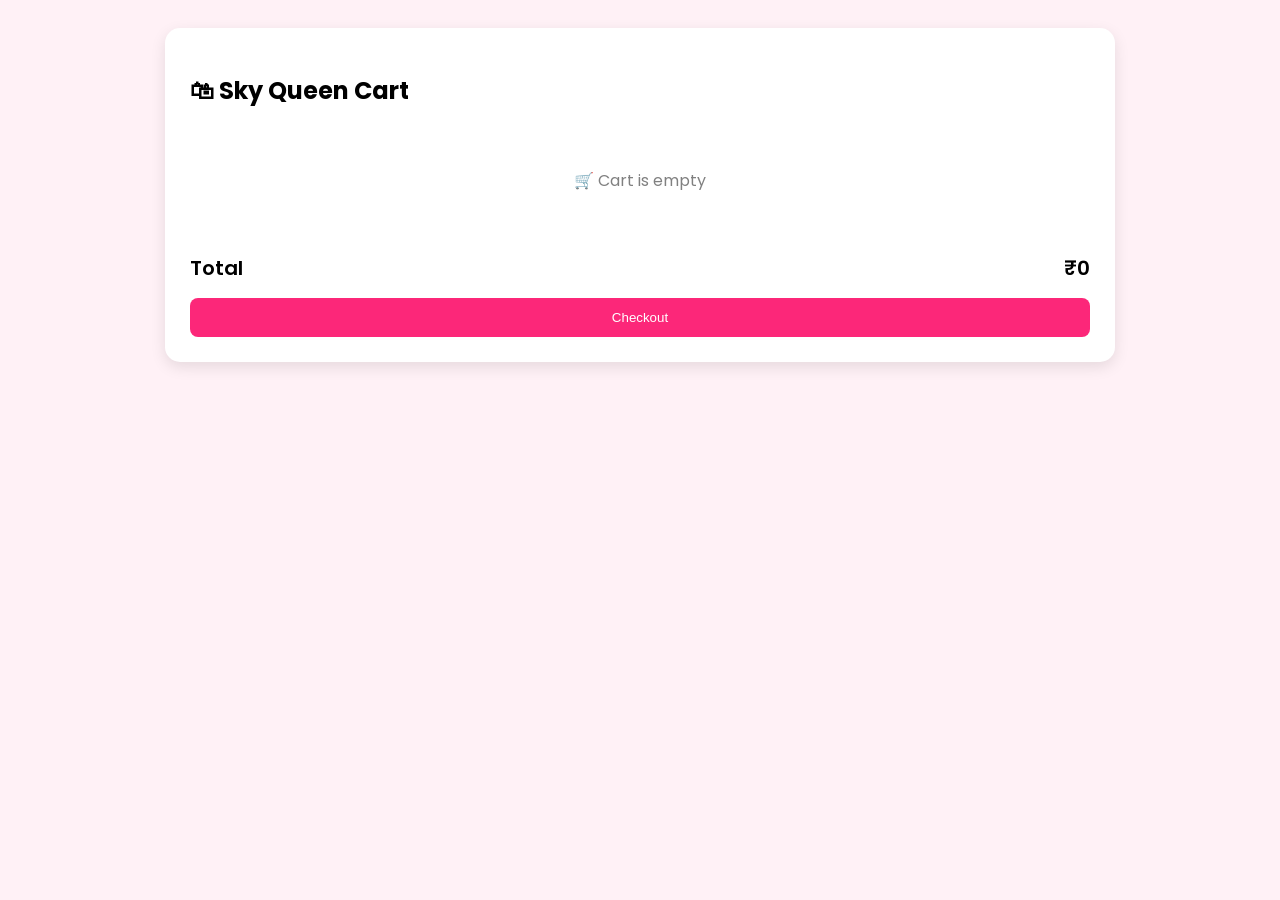
<file: cart.html>
<!DOCTYPE html>
<html lang="en">
<head>
<meta charset="UTF-8">
<title>Sky Queen Cart</title>
<meta name="viewport" content="width=device-width, initial-scale=1.0">

<link href="https://fonts.googleapis.com/css2?family=Poppins:wght@400;500;600&display=swap" rel="stylesheet">

<style>
body{
  font-family:Poppins, sans-serif;
  background:#fff1f6;
  padding:20px;
}

.cart{
  max-width:900px;
  margin:auto;
  background:#fff;
  padding:25px;
  border-radius:15px;
  box-shadow:0 5px 15px rgba(0,0,0,0.1);
}

.cart-item{
  display:flex;
  align-items:center;
  gap:15px;
  border-bottom:1px solid #eee;
  padding:15px 0;
}

.cart-item img{
  width:90px;
  height:90px;
  object-fit:cover;
  border-radius:10px;
  border:1px solid #eee;
}

.item-info{
  flex:1;
}

.qty{
  display:flex;
  gap:8px;
  margin-top:8px;
}

.qty button{
  background:#fc2779;
  color:#fff;
  border:none;
  padding:5px 10px;
  border-radius:5px;
  cursor:pointer;
}

.price{
  color:#fc2779;
  font-weight:bold;
}

.remove{
  background:black;
  color:white;
  border:none;
  padding:5px 10px;
  border-radius:5px;
  cursor:pointer;
}

.total{
  margin-top:20px;
  display:flex;
  justify-content:space-between;
  font-size:20px;
  font-weight:600;
}

.checkout{
  width:100%;
  margin-top:15px;
  padding:12px;
  background:#fc2779;
  color:white;
  border:none;
  border-radius:8px;
  cursor:pointer;
}

.empty{
  text-align:center;
  padding:40px;
  color:gray;
}
</style>
</head>

<body>

<div class="cart">
  <h2>🛍 Sky Queen Cart</h2>

  <div id="items"></div>

  <div class="total">
    <span>Total</span>
    <span id="total">₹0</span>
  </div>

  <button class="checkout" onclick="checkout()">Checkout</button>
</div>

<script src="https://checkout.razorpay.com/v1/checkout.js"></script>

<script>

// 🛒 LOAD CART
let cart = JSON.parse(localStorage.getItem("cart")) || [];

const itemsDiv = document.getElementById("items");
const totalDiv = document.getElementById("total");

// 🛍 RENDER CART
function renderCart(){

  let total = 0;
  itemsDiv.innerHTML = "";

  if(cart.length === 0){
    itemsDiv.innerHTML = `<div class="empty">🛒 Cart is empty</div>`;
    totalDiv.innerText = "₹0";
    return;
  }

  cart.forEach((item,index)=>{

    total += item.price * item.qty;

    itemsDiv.innerHTML += `
      <div class="cart-item">

        <!-- ✅ SAME IMAGE FROM PRODUCT PAGE -->
        <img src="${item.img}" 
             onerror="this.src='images/bangles.png'">

        <div class="item-info">
          <h3>${item.name}</h3>

          <div class="qty">
            <button onclick="changeQty(${index},-1)">-</button>
            <span>${item.qty}</span>
            <button onclick="changeQty(${index},1)">+</button>
          </div>
        </div>

        <div class="price">₹${item.price * item.qty}</div>

        <button class="remove" onclick="removeItem(${index})">X</button>

      </div>
    `;
  });

  totalDiv.innerText = "₹" + total;
}

// ➕➖ QTY
function changeQty(i,val){
  cart[i].qty += val;

  if(cart[i].qty <= 0){
    cart.splice(i,1);
  }

  localStorage.setItem("cart", JSON.stringify(cart));
  renderCart();
}

// ❌ REMOVE
function removeItem(i){
  cart.splice(i,1);
  localStorage.setItem("cart", JSON.stringify(cart));
  renderCart();
}

// 💳 CHECKOUT
function checkout(){

  if(cart.length === 0){
    alert("Cart empty ❌");
    return;
  }

  let total = 0;
  cart.forEach(i => total += i.price * i.qty);

  var options = {
      key: "rzp_test_ShgmffSoB7a2f2",
      amount: total * 100,
      currency: "INR",
      name: "Sky Queen",
      description: "Order Payment",

      handler: function (){
        alert("Payment Successful ✅");
        localStorage.removeItem("cart");
        location.reload();
      }
  };

  new Razorpay(options).open();
}

// 🚀 INIT
renderCart();

</script>

</body>
</html>
</file>
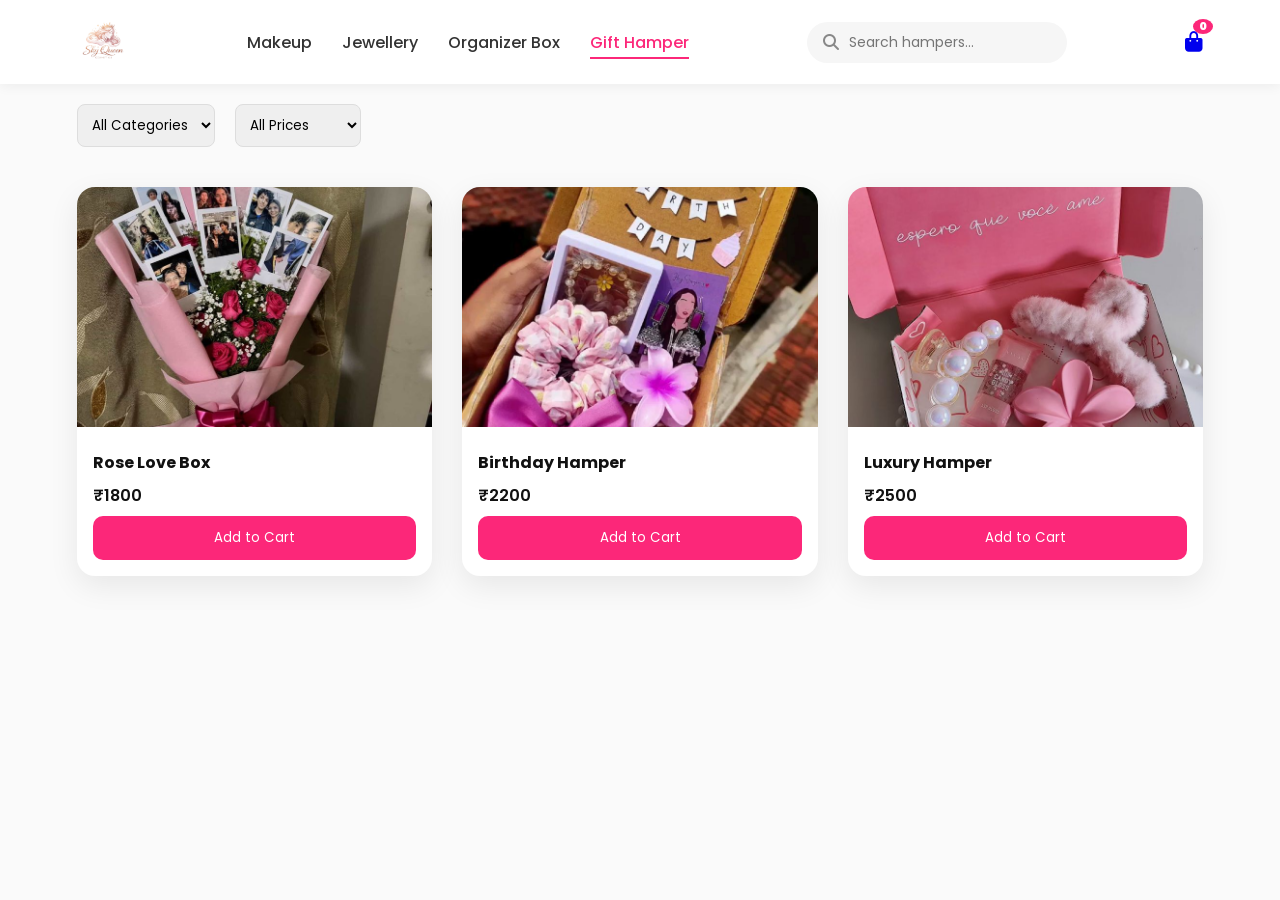
<file: Gifthamper.html>
<!DOCTYPE html>
<html lang="en">
<head>
<meta charset="UTF-8">
<title>Sky Queen | Gift Hampers</title>
<meta name="viewport" content="width=device-width, initial-scale=1.0">

<link href="https://fonts.googleapis.com/css2?family=Poppins:wght@400;500;600&display=swap" rel="stylesheet">
<link href="https://cdnjs.cloudflare.com/ajax/libs/font-awesome/6.5.1/css/all.min.css" rel="stylesheet">

<style>
:root{
--primary:#fc2779;
--dark:#111;
--bg:#fafafa;
}

*{margin:0;padding:0;box-sizing:border-box;font-family:Poppins;}
body{background:var(--bg);color:var(--dark);}

/* HEADER */
header{
background:#fff;
padding:16px 6%;
display:flex;
align-items:center;
justify-content:space-between;
position:sticky;
top:0;
z-index:2000;
box-shadow:0 2px 12px rgba(0,0,0,.06);
flex-wrap:wrap;
}

/* LOGO */
.logo a{display:flex;align-items:center;}
.logo img{height:52px;cursor:pointer;}

/* NAV */
nav ul{display:flex;gap:30px;list-style:none;}

nav ul li a{
text-decoration:none;
color:#333;
font-weight:500;
position:relative;
padding-bottom:5px;
transition:.3s;
}

nav ul li a::after{
content:"";
position:absolute;
left:0;
bottom:0;
width:0%;
height:2px;
background:var(--primary);
transition:.3s;
}

nav ul li a:hover{color:var(--primary);}
nav ul li a:hover::after{width:100%;}
nav ul li a.active{color:var(--primary);}
nav ul li a.active::after{width:100%;}

/* MENU */
.menu-btn{display:none;font-size:22px;cursor:pointer;}

/* SEARCH FIXED */
.search-box{
display:flex;
align-items:center;
background:#f6f6f6;
padding:10px 16px;
border-radius:50px;
gap:10px;
width:260px;
transition:.3s;
}

.search-box:focus-within{
background:#fff;
box-shadow:0 0 0 2px #fc277933;
}

.search-box i{
color:#888;
}

.search-box input{
border:none;
outline:none;
background:transparent;
width:100%;
font-size:14px;
color:#333;
}

/* ICON */
.icons{position:relative;font-size:20px;}

.cart-count{
position:absolute;
top:-8px;
right:-10px;
background:var(--primary);
color:#fff;
font-size:11px;
padding:2px 6px;
border-radius:50%;
}

/* FILTER */
.filters{
display:flex;
gap:20px;
padding:20px 6%;
flex-wrap:wrap;
}

select{
padding:10px;
border-radius:8px;
border:1px solid #ddd;
}

/* PRODUCTS */
.container{padding:20px 6%;}

.products{
display:grid;
grid-template-columns:repeat(3,1fr);
gap:30px;
}

.card{
background:#fff;
border-radius:18px;
overflow:hidden;
box-shadow:0 10px 30px rgba(0,0,0,.08);
position:relative;
transition:.3s;
}

.card:hover{transform:translateY(-6px);}

.card img{
width:100%;
height:240px;
object-fit:cover;
}

.info{padding:16px;}
.price{margin:8px 0;font-weight:600;}

button{
width:100%;
padding:12px;
border:none;
background:var(--primary);
color:#fff;
border-radius:10px;
cursor:pointer;
transition:.3s;
}

/* QUICK VIEW */
.quick{
position:absolute;
inset:0;
background:rgba(0,0,0,0.55);
display:flex;
justify-content:center;
align-items:center;
opacity:0;
transition:.3s;
}

.card:hover .quick{opacity:1;}

.quick button{
background:#fff;
color:#000;
width:auto;
padding:10px 18px;
}

/* MODAL */
.modal{
position:fixed;
inset:0;
background:rgba(0,0,0,.5);
display:none;
justify-content:center;
align-items:center;
z-index:3000;
}

.modal-box{
background:#fff;
padding:20px;
width:320px;
border-radius:16px;
text-align:center;
}

.modal-box img{
width:100%;
height:200px;
object-fit:cover;
border-radius:12px;
margin-bottom:10px;
}

/* RESPONSIVE */
@media(max-width:768px){

.menu-btn{display:block;}

nav{
position:absolute;
top:70px;
left:0;
width:100%;
background:#fff;
max-height:0;
overflow:hidden;
transition:.4s;
}

nav ul{flex-direction:column;padding:20px;}
nav.active{max-height:300px;}

.search-box{display:none;}
.products{grid-template-columns:1fr;}
}
</style>
</head>

<body>

<header>

<div class="logo">
<a href="index.html"><img src="logo.png"></a>
</div>

<i class="fa-solid fa-bars menu-btn" onclick="toggleMenu()"></i>

<nav id="nav">
<ul>
<li><a href="product.html">Makeup</a></li>
<li><a href="jewellery.html">Jewellery</a></li>
<li><a href="JewelleryBox.html">Organizer Box</a></li>
<li><a href="Gifthamper.html" class="active">Gift Hamper</a></li>
</ul>
</nav>

<div class="search-box">
<i class="fa-solid fa-magnifying-glass"></i>
<input type="text" id="searchInput" placeholder="Search hampers...">
</div>

<div class="icons">
<a href="cart.html">
<i class="fa-solid fa-bag-shopping">
<span class="cart-count" id="cartCount">0</span>
</i>
</a>
</div>

</header>

<!-- FILTER -->
<div class="filters">
<select id="categoryFilter">
<option value="all">All Categories</option>
<option value="Birthday">Birthday</option>
<option value="Valentine">Valentine</option>
</select>

<select id="priceFilter">
<option value="all">All Prices</option>
<option value="2000">Below ₹2000</option>
<option value="3000">Below ₹3000</option>
</select>
</div>

<div class="container">
<div class="products" id="products"></div>
</div>

<!-- MODAL -->
<div class="modal" id="modal">
<div class="modal-box">
<span onclick="modal.style.display='none'">✕</span>
<img id="mImg">
<h3 id="mTitle"></h3>
<p id="mPrice"></p>
<button id="mAdd">Add to Cart</button>
</div>
</div>

<script>

// PRODUCTS
const products=[
{name:"Rose Love Box",category:"Valentine",price:1800,img:"Flowers_pic.jpeg"},
{name:"Birthday Hamper",category:"Birthday",price:2200,img:"gifthamer_1.jpeg"},
{name:"Luxury Hamper",category:"Birthday",price:2500,img:"gifthamper_2.jpeg"}
];

const productsEl=document.getElementById("products");

// CART
function updateCart(){
let cart=JSON.parse(localStorage.getItem("cart"))||[];
cartCount.innerText=cart.reduce((s,i)=>s+i.qty,0);
}

function addToCart(name,price,img){
let cart=JSON.parse(localStorage.getItem("cart"))||[];
let item=cart.find(i=>i.name===name);

if(item){item.qty++;}
else{cart.push({name,price,img,qty:1});}

localStorage.setItem("cart",JSON.stringify(cart));
updateCart();
}

// BUTTON FEEDBACK
function handleAdd(btn,name,price,img){
addToCart(name,price,img);

btn.innerText="Added ✓";
btn.style.background="green";

setTimeout(()=>{
btn.innerText="Add to Cart";
btn.style.background="#fc2779";
},1000);
}

// RENDER
function render(list){
productsEl.innerHTML="";
list.forEach(p=>{
productsEl.innerHTML+=`
<div class="card">
<img src="${p.img}">
<div class="quick">
<button onclick="openQuick('${p.name}')">Quick View</button>
</div>
<div class="info">
<h4>${p.name}</h4>
<div class="price">₹${p.price}</div>
<button onclick="handleAdd(this,'${p.name}',${p.price},'${p.img}')">
Add to Cart
</button>
</div>
</div>`;
});
}

// FILTER
function applyFilter(){
let list=[...products];

if(categoryFilter.value!=="all")
list=list.filter(p=>p.category===categoryFilter.value);

if(priceFilter.value!=="all")
list=list.filter(p=>p.price<=priceFilter.value);

render(list);
}

categoryFilter.onchange=applyFilter;
priceFilter.onchange=applyFilter;

// SEARCH
searchInput.addEventListener("keydown",e=>{
if(e.key==="Enter"){
let q=e.target.value.toLowerCase();
render(products.filter(p=>p.name.toLowerCase().includes(q)));
}
});

// MODAL
let modal=document.getElementById("modal");
let mImg=document.getElementById("mImg");
let mTitle=document.getElementById("mTitle");
let mPrice=document.getElementById("mPrice");
let current=null;

function openQuick(name){
let p=products.find(x=>x.name===name);
current=p;
mImg.src=p.img;
mTitle.innerText=p.name;
mPrice.innerText="₹"+p.price;
modal.style.display="flex";
}

mAdd.onclick=()=>{
addToCart(current.name,current.price,current.img);
modal.style.display="none";
};

// MENU
function toggleMenu(){
nav.classList.toggle("active");
}

// INIT
render(products);
updateCart();

</script>

</body>
</html>
</file>
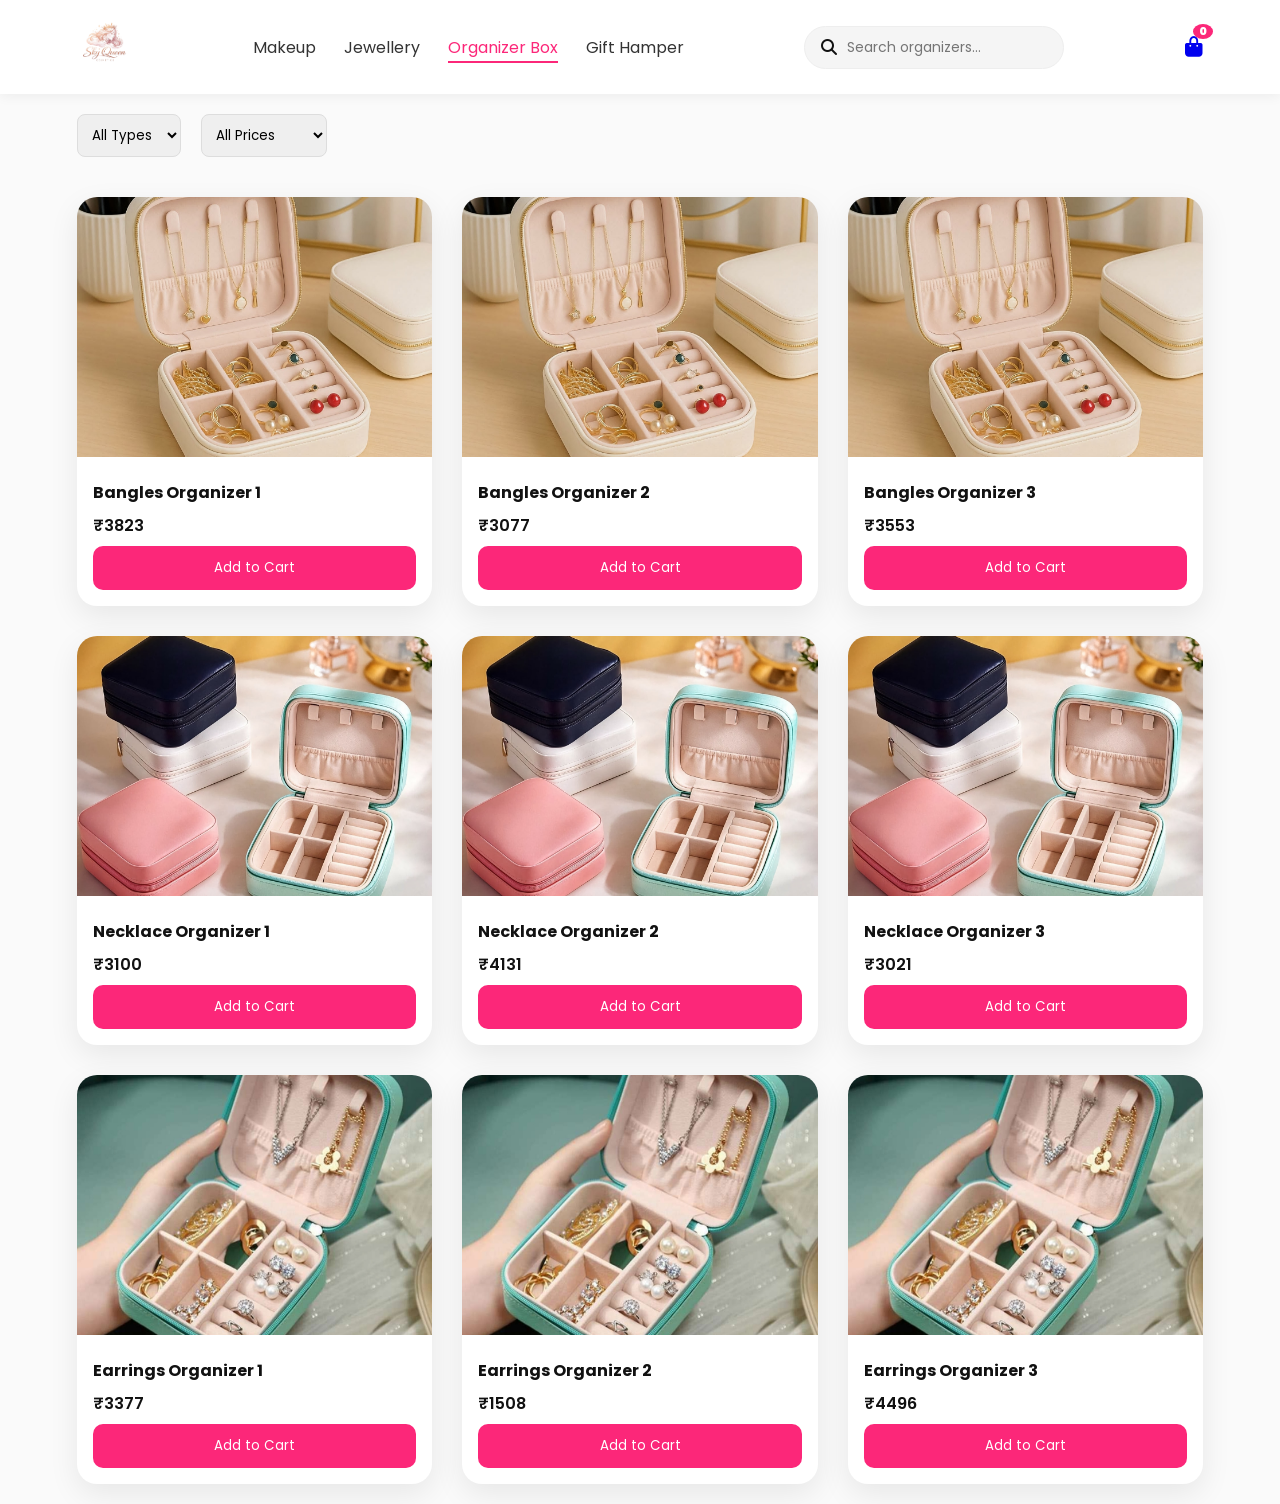
<file: JewelleryBox.html>
<!DOCTYPE html>
<html lang="en">
<head>
<meta charset="UTF-8">
<title>Sky Queen | Jewellery Organizer</title>
<meta name="viewport" content="width=device-width, initial-scale=1.0">

<link href="https://fonts.googleapis.com/css2?family=Poppins:wght@400;500;600&display=swap" rel="stylesheet">
<link href="https://cdnjs.cloudflare.com/ajax/libs/font-awesome/6.5.1/css/all.min.css" rel="stylesheet">

<style>

:root{
--primary:#fc2779;
--dark:#111;
--bg:#fafafa;
}

*{margin:0;padding:0;box-sizing:border-box;font-family:Poppins;}
body{background:var(--bg);color:var(--dark);}

/* HEADER */
header{
background:#fff;
padding:16px 6%;
display:flex;
align-items:center;
justify-content:space-between;
position:sticky;
top:0;
z-index:100;
box-shadow:0 2px 12px rgba(0,0,0,.06);
flex-wrap:wrap;
}

.logo img{height:55px;}

/* NAV */
nav ul{display:flex;gap:28px;list-style:none;}
nav ul li a{
text-decoration:none;
color:#333;
position:relative;
padding-bottom:4px;
}

nav ul li a::after{
content:"";
position:absolute;
bottom:0;
left:0;
width:0%;
height:2px;
background:var(--primary);
transition:.3s;
}

nav ul li a:hover{color:var(--primary);}
nav ul li a:hover::after{width:100%;}
nav ul li a.active{color:var(--primary);}
nav ul li a.active::after{width:100%;}

/* MENU */
.menu-btn{display:none;font-size:22px;cursor:pointer;}

/* SEARCH (FIXED CLEAN) */
.search-box{
display:flex;
align-items:center;
background:#f5f5f5;
padding:10px 16px;
border-radius:30px;
gap:10px;
width:260px;
border:1px solid #eee;
}

.search-box input{
border:none;
outline:none;
background:transparent;
width:100%;
font-size:14px;
}

/* ICON */
.icons{position:relative;font-size:20px;}
.cart-count{
position:absolute;
top:-8px;
right:-10px;
background:var(--primary);
color:#fff;
font-size:11px;
padding:2px 6px;
border-radius:50%;
}

/* FILTER */
.filter-bar{
display:flex;
gap:20px;
padding:20px 6%;
flex-wrap:wrap;
}

select{
padding:10px;
border-radius:8px;
border:1px solid #ddd;
}

/* PRODUCTS */
.container{padding:20px 6%;}
.products{
display:grid;
grid-template-columns:repeat(3,1fr);
gap:30px;
}

.card{
background:#fff;
border-radius:20px;
overflow:hidden;
box-shadow:0 10px 30px rgba(0,0,0,.08);
transition:.3s;
position:relative;
}

.card:hover{transform:translateY(-6px);}

.card img{
width:100%;
height:260px;
object-fit:cover;
}

.info{padding:16px;}
.price{margin:8px 0;font-weight:600;}

button{
width:100%;
padding:12px;
border:none;
background:var(--primary);
color:#fff;
border-radius:10px;
cursor:pointer;
transition:.3s;
}

/* QUICK */
.quick{
position:absolute;
inset:0;
background:rgba(0,0,0,0.55);
display:flex;
justify-content:center;
align-items:center;
opacity:0;
transition:.3s;
}

.card:hover .quick{opacity:1;}

.quick button{
background:#fff;
color:#000;
width:auto;
padding:10px 18px;
}

/* MODAL */
.modal{
position:fixed;
inset:0;
background:rgba(0,0,0,.5);
display:none;
justify-content:center;
align-items:center;
z-index:2000;
}

.modal-box{
background:#fff;
padding:20px;
width:320px;
border-radius:16px;
text-align:center;
}

.modal-box img{
width:100%;
height:200px;
object-fit:cover;
border-radius:12px;
margin-bottom:10px;
}

/* RESPONSIVE */
@media(max-width:768px){
.menu-btn{display:block;}
nav{display:none;}
.search-box{display:none;}
.products{grid-template-columns:1fr;}
}

</style>
</head>

<body>

<header>

<div class="logo">
<a href="index.html"><img src="logo.png"></a>
</div>

<i class="fa-solid fa-bars menu-btn"></i>

<nav>
<ul>
<li><a href="product.html">Makeup</a></li>
<li><a href="jewellery.html">Jewellery</a></li>
<li><a href="JewelleryBox.html" class="active">Organizer Box</a></li>
<li><a href="Gifthamper.html">Gift Hamper</a></li>
</ul>
</nav>

<div class="search-box">
<i class="fa-solid fa-magnifying-glass"></i>
<input type="text" id="searchInput" placeholder="Search organizers...">
</div>

<div class="icons">
<a href="cart.html">
<i class="fa-solid fa-bag-shopping">
<span class="cart-count" id="cartCount">0</span>
</i>
</a>
</div>

</header>

<!-- FILTER -->
<div class="filter-bar">
<select id="categoryFilter">
<option value="all">All Types</option>
<option value="Bangles">Bangles</option>
<option value="Necklace">Necklace</option>
<option value="Earrings">Earrings</option>
</select>

<select id="priceFilter">
<option value="all">All Prices</option>
<option value="2000">Below ₹2000</option>
<option value="3000">Below ₹3000</option>
<option value="5000">Below ₹5000</option>
</select>
</div>

<div class="container">
<div class="products" id="products"></div>
</div>

<!-- MODAL -->
<div class="modal" id="modal">
<div class="modal-box">
<span onclick="modal.style.display='none'">✕</span>
<img id="mImg">
<h3 id="mTitle"></h3>
<p id="mPrice"></p>
<button id="mAdd">Add to Cart</button>
</div>
</div>

<script>

const images={
Bangles:"ORG_PIC1.jpeg",
Necklace:"ORG_PIC2.jpeg",
Earrings:"ORG_PIC3.jpeg"
};

let products=[];

// GENERATE PRODUCTS
["Bangles","Necklace","Earrings"].forEach((t,i)=>{
for(let j=1;j<=3;j++){
products.push({
name:`${t} Organizer ${j}`,
type:t,
price:Math.floor(Math.random()*3000)+1500,
img:images[t]
});
}
});

const productsEl=document.getElementById("products");

// CART
function updateCart(){
let cart=JSON.parse(localStorage.getItem("cart"))||[];
cartCount.innerText=cart.reduce((s,i)=>s+i.qty,0);
}

// ADD CART (WITH IMAGE FIX)
function addToCart(name,price,img){
let cart=JSON.parse(localStorage.getItem("cart"))||[];
let item=cart.find(i=>i.name===name);

if(item){item.qty++;}
else{cart.push({name,price,img,qty:1});}

localStorage.setItem("cart",JSON.stringify(cart));
updateCart();
}

// BUTTON EFFECT
function handleAdd(btn,name,price,img){
addToCart(name,price,img);

btn.innerText="Added ✓";
btn.style.background="green";

setTimeout(()=>{
btn.innerText="Add to Cart";
btn.style.background="#fc2779";
},1000);
}

// RENDER
function render(list){
productsEl.innerHTML="";
list.forEach(p=>{
productsEl.innerHTML+=`
<div class="card">
<img src="${p.img}">
<div class="quick">
<button onclick="openQuick('${p.name}',${p.price},'${p.img}')">Quick View</button>
</div>
<div class="info">
<h4>${p.name}</h4>
<div class="price">₹${p.price}</div>
<button onclick="handleAdd(this,'${p.name}',${p.price},'${p.img}')">
Add to Cart
</button>
</div>
</div>`;
});
}

// FILTER
function applyFilter(){
let list=[...products];

if(categoryFilter.value!=="all")
list=list.filter(p=>p.type===categoryFilter.value);

if(priceFilter.value!=="all")
list=list.filter(p=>p.price<=priceFilter.value);

render(list);
}

categoryFilter.onchange=applyFilter;
priceFilter.onchange=applyFilter;

// SEARCH
searchInput.addEventListener("input",e=>{
let q=e.target.value.toLowerCase();
render(products.filter(p=>p.name.toLowerCase().includes(q)));
});

// MODAL
let modal=document.getElementById("modal");
let current=null;

function openQuick(name,price,img){
current={name,price,img};
mImg.src=img;
mTitle.innerText=name;
mPrice.innerText="₹"+price;
modal.style.display="flex";
}

mAdd.onclick=()=>{
addToCart(current.name,current.price,current.img);
modal.style.display="none";
};

// INIT
render(products);
updateCart();

</script>

</body>
</html>
</file>
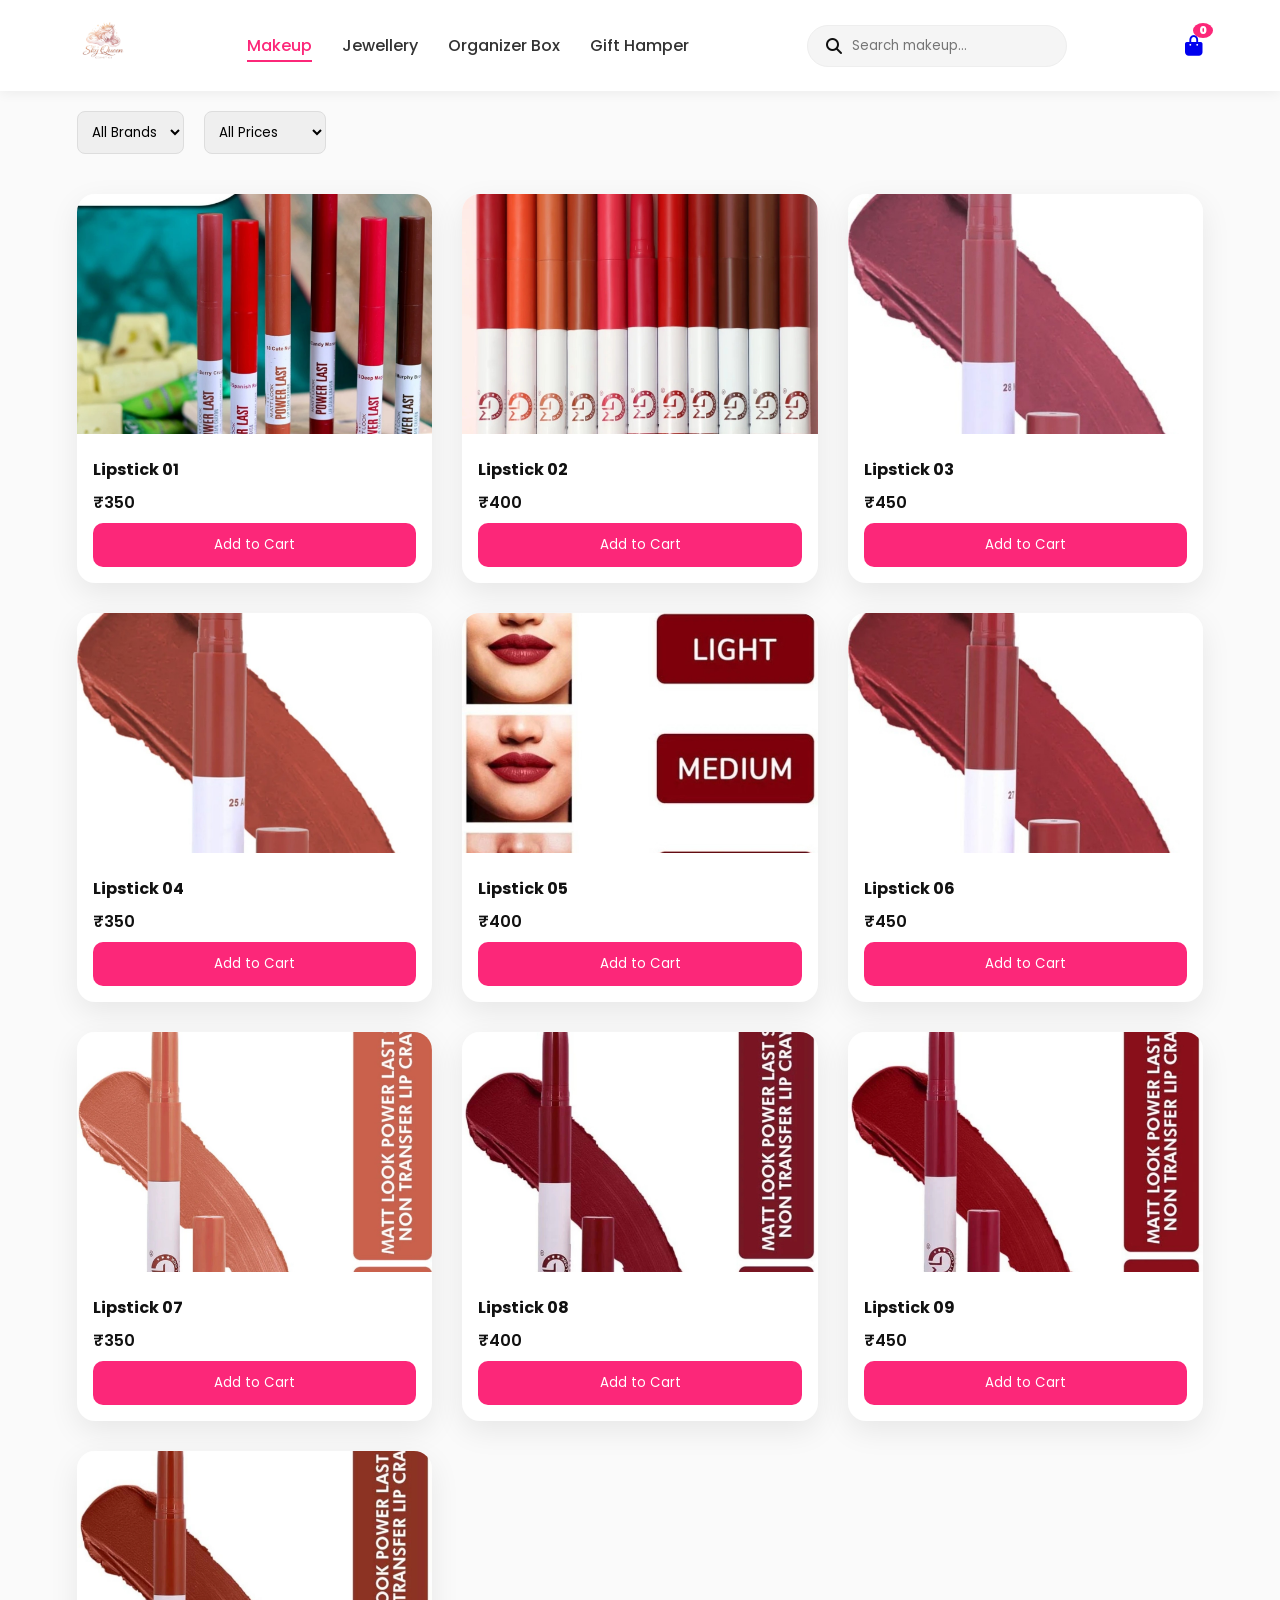
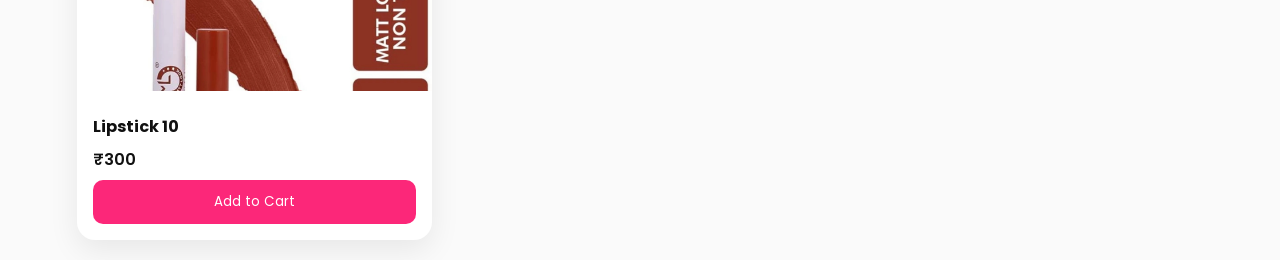
<file: product.html>
<!DOCTYPE html>
<html lang="en">
<head>
<meta charset="UTF-8">
<title>Sky Queen | Makeup Store</title>
<meta name="viewport" content="width=device-width, initial-scale=1.0">

<link href="https://fonts.googleapis.com/css2?family=Poppins:wght@400;500;600&display=swap" rel="stylesheet">
<link href="https://cdnjs.cloudflare.com/ajax/libs/font-awesome/6.5.1/css/all.min.css" rel="stylesheet">

<style>

:root{
--primary:#fc2779;
--dark:#111;
--bg:#fafafa;
}

*{margin:0;padding:0;box-sizing:border-box;font-family:Poppins;}
body{background:var(--bg);color:var(--dark);}

/* HEADER */
header{
background:#fff;
padding:16px 6%;
display:flex;
align-items:center;
justify-content:space-between;
position:sticky;
top:0;
z-index:2000;
box-shadow:0 2px 12px rgba(0,0,0,.06);
flex-wrap:wrap;
}

.logo img{height:52px;}

nav ul{display:flex;gap:30px;list-style:none;}
nav ul li a{
text-decoration:none;
color:#333;
font-weight:500;
position:relative;
padding-bottom:5px;
}

nav ul li a::after{
content:"";
position:absolute;
bottom:0;
left:0;
width:0%;
height:2px;
background:var(--primary);
transition:.3s;
}

nav ul li a:hover{color:var(--primary);}
nav ul li a:hover::after{width:100%;}
nav ul li a.active{color:var(--primary);}
nav ul li a.active::after{width:100%;}

.menu-btn{display:none;font-size:22px;cursor:pointer;}

/* SEARCH */
.search-box{
display:flex;
align-items:center;
background:#f5f5f5;
padding:10px 18px;
border-radius:50px;
gap:10px;
width:260px;
border:1px solid #eee;
}

.search-box input{
border:none;
outline:none;
background:transparent;
width:100%;
}

/* CART */
.icons{position:relative;font-size:20px;}
.cart-count{
position:absolute;
top:-8px;
right:-10px;
background:var(--primary);
color:#fff;
font-size:11px;
padding:2px 6px;
border-radius:50%;
}

/* FILTER */
.filters{
display:flex;
gap:20px;
padding:20px 6%;
flex-wrap:wrap;
}

select{
padding:10px;
border-radius:8px;
border:1px solid #ddd;
}

/* PRODUCTS */
.container{padding:20px 6%;}
.products{
display:grid;
grid-template-columns:repeat(3,1fr);
gap:30px;
}

.card{
background:#fff;
border-radius:18px;
overflow:hidden;
box-shadow:0 10px 30px rgba(0,0,0,.08);
transition:.3s;
position:relative;
}

.card:hover{transform:translateY(-6px);}

.card img{
width:100%;
height:240px;
object-fit:cover;
}

.info{padding:16px;}
.price{margin:8px 0;font-weight:600;}

button{
width:100%;
padding:12px;
border:none;
background:var(--primary);
color:#fff;
border-radius:10px;
cursor:pointer;
}

/* QUICK */
.quick{
position:absolute;
inset:0;
background:rgba(0,0,0,0.55);
display:flex;
justify-content:center;
align-items:center;
opacity:0;
transition:.3s;
}

.card:hover .quick{opacity:1;}

.quick button{
background:#fff;
color:#000;
width:auto;
padding:10px 18px;
}

/* MODAL */
.modal{
position:fixed;
inset:0;
background:rgba(0,0,0,.5);
display:none;
justify-content:center;
align-items:center;
z-index:3000;
}

.modal-box{
background:#fff;
padding:20px;
width:320px;
border-radius:16px;
text-align:center;
}

.modal-box img{
width:100%;
height:200px;
object-fit:cover;
border-radius:12px;
margin-bottom:10px;
}

/* MOBILE */
@media(max-width:768px){
.menu-btn{display:block;}
nav{display:none;}
.search-box{display:none;}
.products{grid-template-columns:1fr;}
}

</style>
</head>

<body>

<header>

<div class="logo">
<a href="index.html"><img src="logo.png"></a>
</div>

<i class="fa-solid fa-bars menu-btn" onclick="toggleMenu()"></i>

<nav id="nav">
<ul>
<li><a href="product.html" class="active">Makeup</a></li>
<li><a href="jewellery.html">Jewellery</a></li>
<li><a href="JewelleryBox.html">Organizer Box</a></li>
<li><a href="Gifthamper.html">Gift Hamper</a></li>
</ul>
</nav>

<div class="search-box">
<i class="fa-solid fa-magnifying-glass"></i>
<input type="text" id="searchInput" placeholder="Search makeup...">
</div>

<div class="icons">
<a href="cart.html">
<i class="fa-solid fa-bag-shopping">
<span class="cart-count" id="cartCount">0</span>
</i>
</a>
</div>

</header>

<!-- FILTER -->
<div class="filters">
<select id="brandFilter">
<option value="all">All Brands</option>
<option value="Lipstick">Lipstick</option>
</select>

<select id="priceFilter">
<option value="all">All Prices</option>
<option value="500">Below ₹500</option>
<option value="1000">Below ₹1000</option>
</select>
</div>

<div class="container">
<div class="products" id="products"></div>
</div>

<!-- MODAL -->
<div class="modal" id="modal">
<div class="modal-box">
<span onclick="modal.style.display='none'">✕</span>
<img id="mImg">
<h3 id="mTitle"></h3>
<p id="mPrice"></p>
<button id="mAdd">Add to Cart</button>
</div>
</div>

<script>

// PRODUCTS
const products=[
{name:"Lipstick 01",brand:"Lipstick",price:350,img:"ML_01.jpeg"},
{name:"Lipstick 02",brand:"Lipstick",price:400,img:"ML_02.jpeg"},
{name:"Lipstick 03",brand:"Lipstick",price:450,img:"ML_03.jpeg"},
{name:"Lipstick 04",brand:"Lipstick",price:350,img:"ML_04.jpeg"},
{name:"Lipstick 05",brand:"Lipstick",price:400,img:"ML_05.jpeg"},
{name:"Lipstick 06",brand:"Lipstick",price:450,img:"ML_06.jpeg"},
{name:"Lipstick 07",brand:"Lipstick",price:350,img:"ML_07.jpeg"},
{name:"Lipstick 08",brand:"Lipstick",price:400,img:"ML_08.jpeg"},
{name:"Lipstick 09",brand:"Lipstick",price:450,img:"ML_09.jpeg"},
{name:"Lipstick 10",brand:"Lipstick",price:300,img:"ML_10.jpeg"}
];

const productsEl=document.getElementById("products");

// CART
function updateCart(){
let cart=JSON.parse(localStorage.getItem("cart"))||[];
cartCount.innerText=cart.reduce((s,i)=>s+i.qty,0);
}

function addToCart(name,price,img){
let cart=JSON.parse(localStorage.getItem("cart"))||[];
let item=cart.find(i=>i.name===name);
item?item.qty++:cart.push({name,price,img,qty:1});
localStorage.setItem("cart",JSON.stringify(cart));
updateCart();
}

// BUTTON EFFECT
function handleAdd(btn,name,price,img){
addToCart(name,price,img);

btn.innerText="Added ✓";
btn.style.background="green";

setTimeout(()=>{
btn.innerText="Add to Cart";
btn.style.background="#fc2779";
},1000);
}

// RENDER
function render(list){
productsEl.innerHTML="";
list.forEach((p,i)=>{
productsEl.innerHTML+=`
<div class="card">
<img src="${p.img}">
<div class="quick">
<button onclick="openQuick(${i})">Quick View</button>
</div>
<div class="info">
<h4>${p.name}</h4>
<div class="price">₹${p.price}</div>
<button onclick="handleAdd(this,'${p.name}',${p.price},'${p.img}')">
Add to Cart
</button>
</div>
</div>`;
});
}

// FILTER
function applyFilter(){
let list=[...products];
if(brandFilter.value!=="all") list=list.filter(p=>p.brand===brandFilter.value);
if(priceFilter.value!=="all") list=list.filter(p=>p.price<=priceFilter.value);
render(list);
}

brandFilter.onchange=applyFilter;
priceFilter.onchange=applyFilter;

// SEARCH
searchInput.addEventListener("input",e=>{
let q=e.target.value.toLowerCase();
render(products.filter(p=>p.name.toLowerCase().includes(q)));
});

// MODAL
let modal=document.getElementById("modal");
let current=null;

function openQuick(index){
let p=products[index];
current=p;

mImg.src=p.img;
mTitle.innerText=p.name;
mPrice.innerText="₹"+p.price;

modal.style.display="flex";
}

mAdd.onclick=()=>{
addToCart(current.name,current.price,current.img);
modal.style.display="none";
};

// MENU
function toggleMenu(){
nav.style.display = nav.style.display === "block" ? "none" : "block";
}

// INIT
render(products);
updateCart();

</script>

</body>
</html>
</file>
